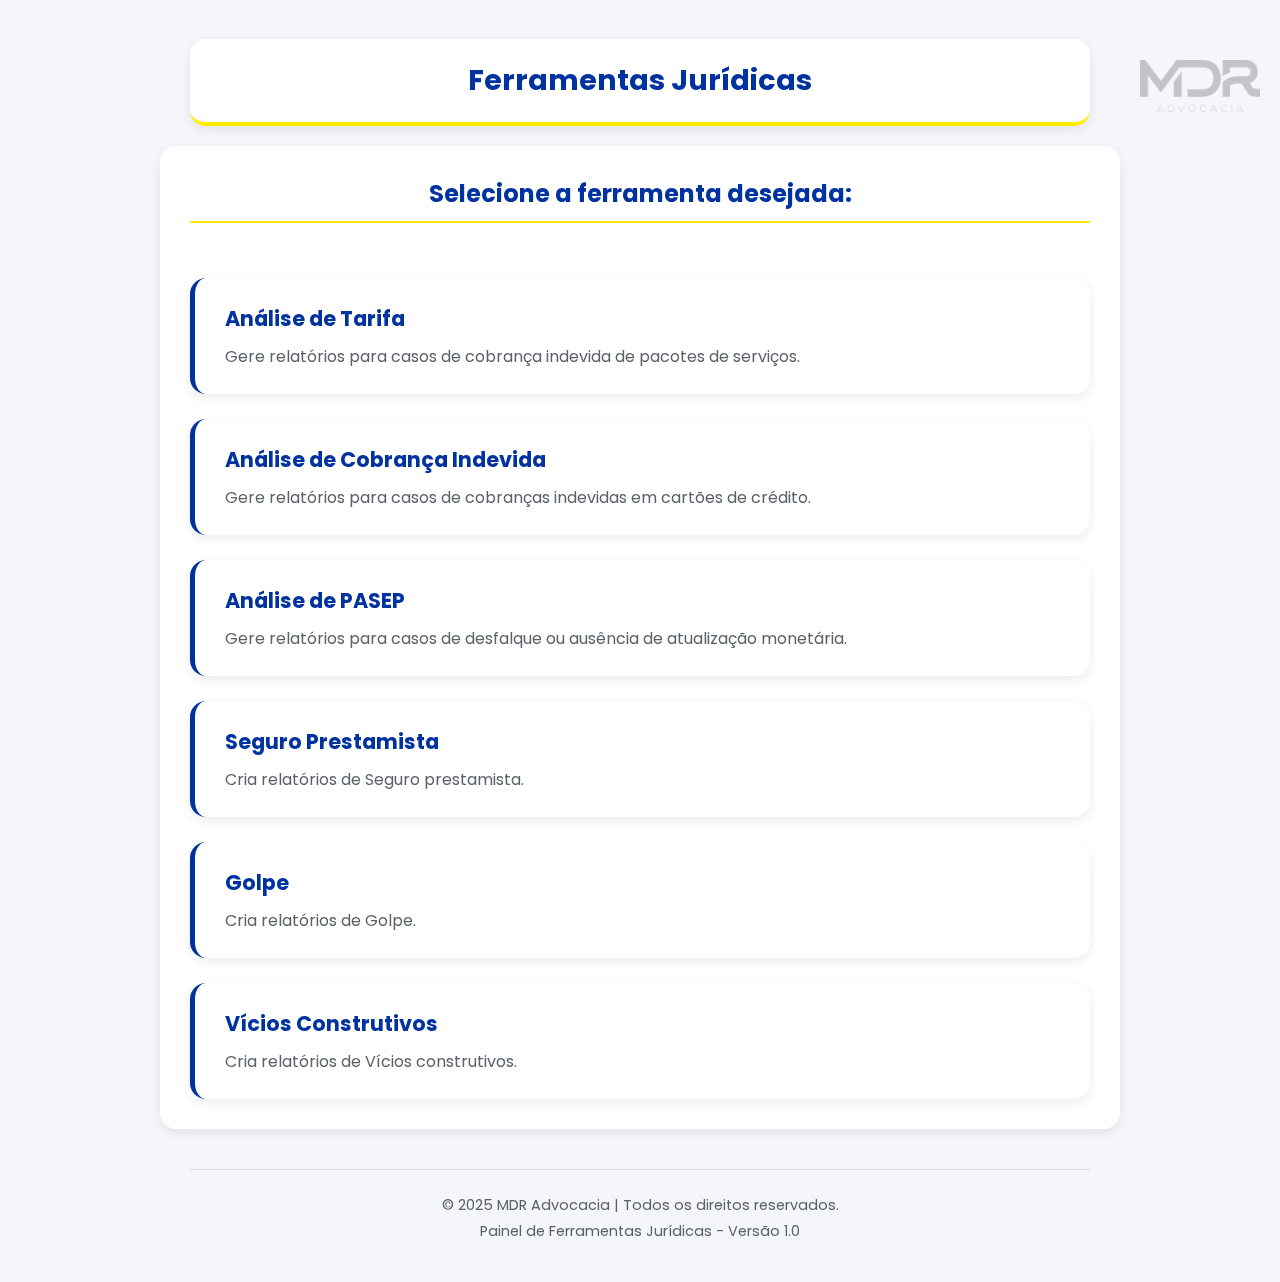
<file: index.html>
<!DOCTYPE html>
<html lang="pt-BR">
<head>
    <meta charset="UTF-8">
    <meta name="viewport" content="width=device-width, initial-scale=1.0">
    <title>Painel de Ferramentas - Banco do Brasil</title>
    
    <link rel="preconnect" href="https://fonts.googleapis.com">
    <link rel="preconnect" href="https://fonts.gstatic.com" crossorigin>
    <link href="https://fonts.googleapis.com/css2?family=Poppins:wght@400;600;700&display=swap" rel="stylesheet">

    <link rel="stylesheet" href="src/css/style.css">
</head>
<body>
    <img src="src/assets/images/Mdr_logo.ico" alt="Logo Mdr" class="logo">

<header>
    <h1>
        <span>Ferramentas Jurídicas</span>
    </h1>
</header>

<div class="container hub-container">
    <h2>Selecione a ferramenta desejada:</h2>
    
    <a href="src/pages/tarifa.html" class="hub-card">
        <h3>Análise de Tarifa</h3>
        <p>Gere relatórios para casos de cobrança indevida de pacotes de serviços.</p>
    </a>

    <a href="src/pages/cobranca-indevida.html" class="hub-card">
        <h3>Análise de Cobrança Indevida</h3>
        <p>Gere relatórios para casos de cobranças indevidas em cartões de crédito.</p>
    </a>

    <a href="src/pages/pasep.html" class="hub-card">
        <h3>Análise de PASEP</h3>
        <p>Gere relatórios para casos de desfalque ou ausência de atualização monetária.</p>
    </a>
    
    <a href="src/pages/seguro-prestamista.html" class="hub-card">
        <h3>Seguro Prestamista</h3>
        <p>Cria relatórios de Seguro prestamista.</p>
    </a>

    <a href="src/pages/golpe.html" class="hub-card">
        <h3>Golpe</h3>
        <p>Cria relatórios de Golpe.</p>
    </a>

    <a href="src/pages/vicios-construtivos.html" class="hub-card">
        <h3>Vícios Construtivos</h3>
        <p>Cria relatórios de Vícios construtivos.</p>
    </a>
</div>

<footer>
  <p>&copy; 2025 MDR Advocacia | Todos os direitos reservados.</p>
  <p>Painel de Ferramentas Jurídicas - Versão 1.0</p>
</footer>
</body>
</html>
</file>
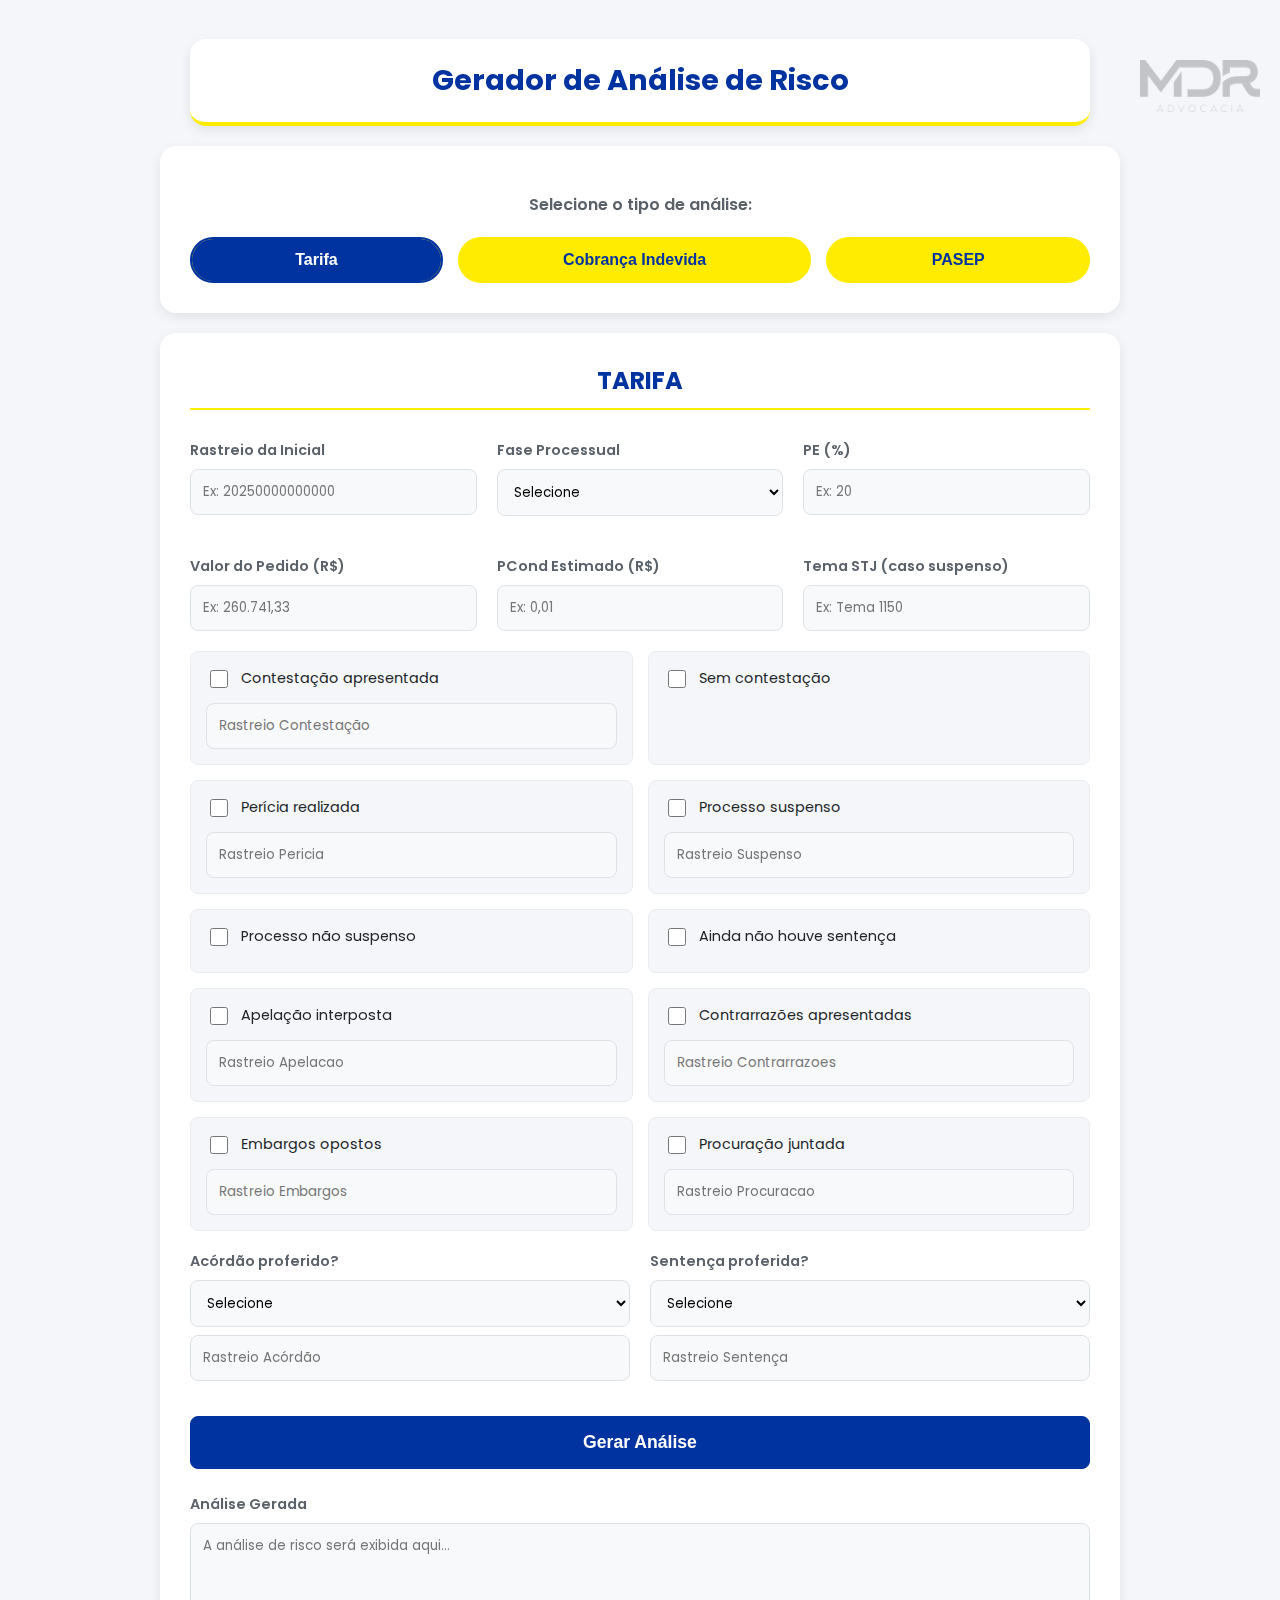
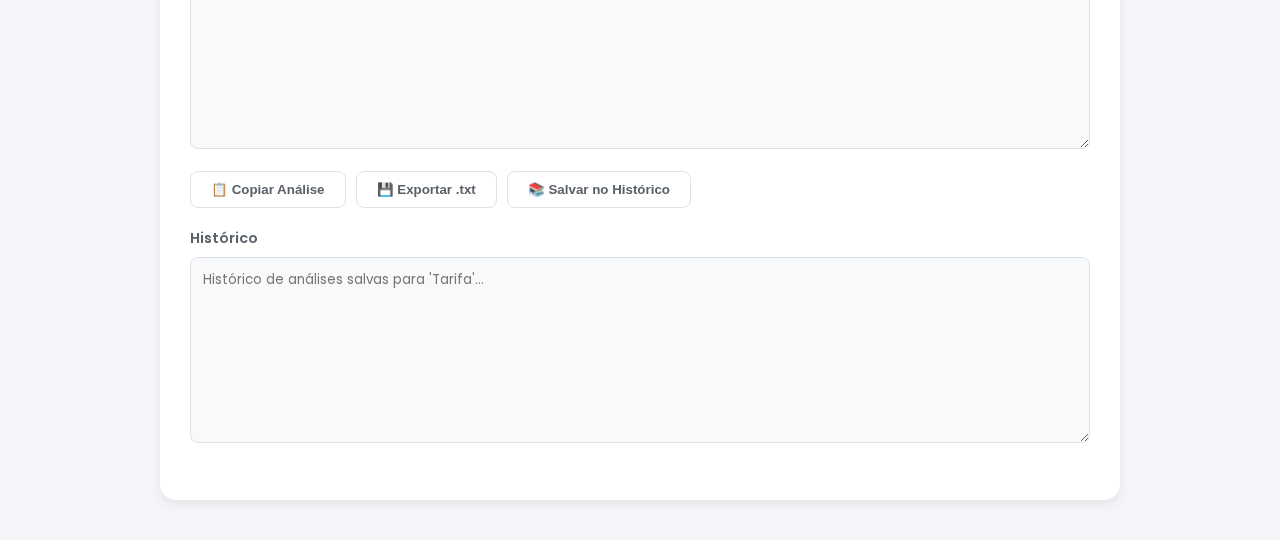
<file: analise-risco.html>
<!DOCTYPE html>
<html lang="pt-BR">
<head>
    <meta charset="UTF-8">
    <!-- Garante que a página se adapte a diferentes tamanhos de tela (responsividade) -->
    <meta name="viewport" content="width=device-width, initial-scale=1.0">
    <title>Análise de Risco - Banco do Brasil</title>
    
    <!-- Importa a fonte 'Poppins' do Google Fonts -->
    <link rel="preconnect" href="https://fonts.googleapis.com">
    <link rel="preconnect" href="https://fonts.gstatic.com" crossorigin>
    <link href="https://fonts.googleapis.com/css2?family=Poppins:wght@400;600;700&display=swap" rel="stylesheet">

    <!-- Conecta a folha de estilos CSS externa -->
    <link rel="stylesheet" href="style.css">
</head>
<body>
    <img src="Icons/Mdr_logo.ico" alt="Logo Mdr" class="logo">

<header>
    <h1>
        <span>Gerador de Análise de Risco</span>
    </h1>
</header>

<!-- Contêiner para os botões que selecionam o tipo de análise -->
<div class="container">
    <p style="color: var(--text-secondary); font-weight: 600; text-align: center; margin-bottom: 20px;">Selecione o tipo de análise:</p>
    <div id="analysis-selector-buttons">
        <!-- O atributo 'data-form-id' conecta cada botão a um formulário específico -->
        <button class="analysis-btn active" data-form-id="tarifa-form"><span>Tarifa</span></button>
        <button class="analysis-btn" data-form-id="cobranca-form"><span>Cobrança Indevida</span></button>
        <button class="analysis-btn" data-form-id="pasep-form"><span>PASEP</span></button>
    </div>
</div>

<!-- FORMULÁRIO DE TARIFA: Os outros formulários seguem esta mesma estrutura -->
<div id="tarifa-form" class="container analysis-form">
    <h2>TARIFA</h2>
    
    <!-- Campos de entrada principais -->
    <div class="grid-2-cols">
        <div class="field-group">
            <label for="rastreio_tarifa">Rastreio da Inicial</label>
            <input id="rastreio_tarifa" placeholder="Ex: 20250000000000" type="text"/>
        </div>
        <div class="field-group">
            <label for="fase_tarifa">Fase Processual</label>
            <select id="fase_tarifa">
                <option value="">Selecione</option>
                <option value="conhecimento">Conhecimento</option>
                <option value="recursal">Recursal</option>
                <option value="execução">Execução</option>
            </select>
        </div>
        <div class="field-group">
            <label for="pe_tarifa">PE (%)</label>
            <input id="pe_tarifa" placeholder="Ex: 20" type="number"/>
        </div>
        <div class="field-group">
            <label for="valor_tarifa">Valor do Pedido (R$)</label>
            <input id="valor_tarifa" placeholder="Ex: 260.741,33" type="text"/>
        </div>
        <div class="field-group">
            <label for="pcond_tarifa">PCond Estimado (R$)</label>
            <input id="pcond_tarifa" placeholder="Ex: 0,01" type="text"/>
        </div>
         <div class="field-group">
            <label for="tema_tarifa">Tema STJ (caso suspenso)</label>
            <input id="tema_tarifa" placeholder="Ex: Tema 1150" type="text"/>
        </div>
    </div>

    <!-- Checkboxes para as etapas do processo -->
    <div class="field-group checkbox-group">
        <div class="checkbox-item"><label for="contestacao_tarifa"><input id="contestacao_tarifa" type="checkbox"/> Contestação apresentada</label><input id="rastreio_contestacao_tarifa" placeholder="Rastreio Contestação" type="text"/></div>
        <div class="checkbox-item"><label for="sem_contestacao_tarifa"><input id="sem_contestacao_tarifa" type="checkbox"/> Sem contestação</label></div>
        <div class="checkbox-item"><label for="pericia_tarifa"><input id="pericia_tarifa" type="checkbox"/> Perícia realizada</label><input id="rastreio_pericia_tarifa" placeholder="Rastreio Pericia" type="text"/></div>
        <div class="checkbox-item"><label for="suspenso_tarifa"><input id="suspenso_tarifa" type="checkbox"/> Processo suspenso</label><input id="rastreio_suspenso_tarifa" placeholder="Rastreio Suspenso" type="text"/></div>
        <div class="checkbox-item"><label for="nao_suspenso_tarifa"><input id="nao_suspenso_tarifa" type="checkbox"/> Processo não suspenso</label></div>
        <div class="checkbox-item"><label for="sem_sentenca_tarifa"><input id="sem_sentenca_tarifa" type="checkbox"/> Ainda não houve sentença</label></div>
        <div class="checkbox-item"><label for="apelacao_tarifa"><input id="apelacao_tarifa" type="checkbox"/> Apelação interposta</label><input id="rastreio_apelacao_tarifa" placeholder="Rastreio Apelacao" type="text"/></div>
        <div class="checkbox-item"><label for="contrarrazoes_tarifa"><input id="contrarrazoes_tarifa" type="checkbox"/> Contrarrazões apresentadas</label><input id="rastreio_contrarrazoes_tarifa" placeholder="Rastreio Contrarrazoes" type="text"/></div>
        <div class="checkbox-item"><label for="embargos_tarifa"><input id="embargos_tarifa" type="checkbox"/> Embargos opostos</label><input id="rastreio_embargos_tarifa" placeholder="Rastreio Embargos" type="text"/></div>
        <div class="checkbox-item"><label for="procuracao_tarifa"><input id="procuracao_tarifa" type="checkbox"/> Procuração juntada</label><input id="rastreio_procuracao_tarifa" placeholder="Rastreio Procuracao" type="text"/></div>
    </div>
    
    <!-- Seletores para Acórdão e Sentença -->
    <div class="grid-2-cols">
        <div class="field-group">
            <label for="acordao_select_tarifa">Acórdão proferido?</label>
            <select id="acordao_select_tarifa">
                <option value="">Selecione</option>
                <option value="procedente">Reformando Sentença</option>
                <option value="improcedente">Mantendo Sentença, aguardando Trânsito em julgado</option>
            </select>
            <input id="rastreio_acordao_tarifa" placeholder="Rastreio Acórdão" style="margin-top:8px;" type="text"/>
        </div>
        <div class="field-group">
            <label for="sentenca_select_tarifa">Sentença proferida?</label>
            <select id="sentenca_select_tarifa">
                <option value="">Selecione</option>
                <option value="improcedente">Improcedente</option>
                <option value="parcialmente procedente">Parcialmente procedente</option>
                <option value="procedente">Procedente</option>
            </select>
            <input id="rastreio_sentenca_tarifa" placeholder="Rastreio Sentença" style="margin-top:8px;" type="text"/>
        </div>
    </div>
    
    <button id="btn_gerar_tarifa" class="action-btn btn-principal">Gerar Análise</button>
    
    <div class="field-group">
        <label for="saida_tarifa">Análise Gerada</label>
        <textarea id="saida_tarifa" placeholder="A análise de risco será exibida aqui..." rows="10"></textarea>
        <div class="action-buttons">
            <!-- 'data-target' indica ao JS qual campo de texto deve ser usado -->
            <button class="action-btn btn_copiar" data-target="saida_tarifa">📋 Copiar Análise</button>
            <button class="action-btn btn_exportar" data-target="saida_tarifa">💾 Exportar .txt</button>
            <!-- 'data-history' indica ao JS em qual histórico o texto será salvo -->
            <button class="action-btn btn_salvar" data-target="saida_tarifa" data-history="historico_tarifa">📚 Salvar no Histórico</button>
        </div>
    </div>
    <div class="field-group">
        <label for="historico_tarifa">Histórico</label>
        <textarea id="historico_tarifa" placeholder="Histórico de análises salvas para 'Tarifa'..." rows="8"></textarea>
    </div>
</div>

<!-- FORMULÁRIO DE COBRANÇA INDEVIDA: Escondido por padrão (classe 'hidden') -->
<div id="cobranca-form" class="container hidden analysis-form">
    <h2>COBRANÇA INDEVIDA</h2>
     <div class="grid-2-cols">
        <div class="field-group">
            <label for="rastreio_cartao">Rastreio da Inicial</label>
            <input id="rastreio_cartao" placeholder="Ex: 20250000000000" type="text"/>
        </div>
        <div class="field-group">
            <label for="fase_cartao">Fase Processual</label>
            <select id="fase_cartao">
                <option value="">Selecione</option>
                <option value="conhecimento">Conhecimento</option>
                <option value="recursal">Recursal</option>
                <option value="execução">Execução</option>
            </select>
        </div>
        <div class="field-group">
            <label for="pe_cartao">PE (%)</label>
            <input id="pe_cartao" placeholder="Ex: 20" type="number"/>
        </div>
        <div class="field-group">
            <label for="valor_cartao">Valor do Pedido (R$)</label>
            <input id="valor_cartao" placeholder="Ex: 260.741,33" type="text"/>
        </div>
        <div class="field-group">
            <label for="pcond_cartao">PCond Estimado (R$)</label>
            <input id="pcond_cartao" placeholder="Ex: 0,01" type="text"/>
        </div>
         <div class="field-group">
            <label for="tema_cartao">Tema STJ (caso suspenso)</label>
            <input id="tema_cartao" placeholder="Ex: Tema 1150" type="text"/>
        </div>
    </div>
     <div class="field-group checkbox-group">
        <div class="checkbox-item"><label for="contestacao_cartao"><input id="contestacao_cartao" type="checkbox"/> Contestação apresentada</label><input id="rastreio_contestacao_cartao" placeholder="Rastreio Contestação" type="text"/></div>
        <div class="checkbox-item"><label for="sem_contestacao_cartao"><input id="sem_contestacao_cartao" type="checkbox"/> Sem contestação</label></div>
        <div class="checkbox-item"><label for="pericia_cartao"><input id="pericia_cartao" type="checkbox"/> Perícia realizada</label><input id="rastreio_pericia_cartao" placeholder="Rastreio Pericia" type="text"/></div>
        <div class="checkbox-item"><label for="suspenso_cartao"><input id="suspenso_cartao" type="checkbox"/> Processo suspenso</label><input id="rastreio_suspenso_cartao" placeholder="Rastreio Suspenso" type="text"/></div>
        <div class="checkbox-item"><label for="nao_suspenso_cartao"><input id="nao_suspenso_cartao" type="checkbox"/> Processo não suspenso</label></div>
        <div class="checkbox-item"><label for="sem_sentenca_cartao"><input id="sem_sentenca_cartao" type="checkbox"/> Ainda não houve sentença</label></div>
        <div class="checkbox-item"><label for="apelacao_cartao"><input id="apelacao_cartao" type="checkbox"/> Apelação interposta</label><input id="rastreio_apelacao_cartao" placeholder="Rastreio Apelacao" type="text"/></div>
        <div class="checkbox-item"><label for="contrarrazoes_cartao"><input id="contrarrazoes_cartao" type="checkbox"/> Contrarrazões apresentadas</label><input id="rastreio_contrarrazoes_cartao" placeholder="Rastreio Contrarrazoes" type="text"/></div>
        <div class="checkbox-item"><label for="embargos_cartao"><input id="embargos_cartao" type="checkbox"/> Embargos opostos</label><input id="rastreio_embargos_cartao" placeholder="Rastreio Embargos" type="text"/></div>
        <div class="checkbox-item"><label for="procuracao_cartao"><input id="procuracao_cartao" type="checkbox"/> Procuração juntada</label><input id="rastreio_procuracao_cartao" placeholder="Rastreio Procuracao" type="text"/></div>
    </div>
    <div class="grid-2-cols">
        <div class="field-group">
            <label for="acordao_select_cartao">Acórdão proferido?</label>
            <select id="acordao_select_cartao">
                <option value="">Selecione</option>
                <option value="procedente">Reformando Sentença</option>
                <option value="improcedente">Mantendo Sentença, aguardando Trânsito em julgado</option>
            </select>
            <input id="rastreio_acordao_cartao" placeholder="Rastreio Acórdão" style="margin-top:8px;" type="text"/>
        </div>
        <div class="field-group">
            <label for="sentenca_select_cartao">Sentença proferida?</label>
            <select id="sentenca_select_cartao">
                <option value="">Selecione</option>
                <option value="improcedente">Improcedente</option>
                <option value="parcialmente procedente">Parcialmente procedente</option>
                <option value="procedente">Procedente</option>
            </select>
            <input id="rastreio_sentenca_cartao" placeholder="Rastreio Sentença" style="margin-top:8px;" type="text"/>
        </div>
    </div>

    <button id="btn_gerar_cartao" class="action-btn btn-principal">Gerar Análise</button>
    
    <div class="field-group">
        <label for="saida_cartao">Análise Gerada</label>
        <textarea id="saida_cartao" placeholder="A análise de risco será exibida aqui..." rows="10"></textarea>
        <div class="action-buttons">
            <button class="action-btn btn_copiar" data-target="saida_cartao">📋 Copiar Análise</button>
            <button class="action-btn btn_exportar" data-target="saida_cartao">💾 Exportar .txt</button>
            <button class="action-btn btn_salvar" data-target="saida_cartao" data-history="historico_cartao">📚 Salvar no Histórico</button>
        </div>
    </div>
    <div class="field-group">
        <label for="historico_cartao">Histórico</label>
        <textarea id="historico_cartao" placeholder="Histórico de análises salvas para 'Cobrança Indevida'..." rows="8"></textarea>
    </div>
</div>

<!-- FORMULÁRIO PASEP: Também fica escondido até ser selecionado -->
<div id="pasep-form" class="container hidden analysis-form">
    <h2>PASEP</h2>
    <div class="grid-2-cols">
        <div class="field-group">
            <label for="rastreio_pasep">Rastreio da Inicial</label>
            <input id="rastreio_pasep" placeholder="Ex: 20250000000000" type="text"/>
        </div>
        <div class="field-group">
            <label for="fase_pasep">Fase Processual</label>
            <select id="fase_pasep">
                <option value="">Selecione</option>
                <option value="conhecimento">Conhecimento</option>
                <option value="recursal">Recursal</option>
                <option value="execução">Execução</option>
            </select>
        </div>
        <div class="field-group">
            <label for="pe_pasep">PE (%)</label>
            <input id="pe_pasep" placeholder="Ex: 20" type="number"/>
        </div>
        <div class="field-group">
            <label for="valor_pasep">Valor do Pedido (R$)</label>
            <input id="valor_pasep" placeholder="Ex: 260.741,33" type="text"/>
        </div>
        <div class="field-group">
            <label for="pcond_pasep">PCond Estimado (R$)</label>
            <input id="pcond_pasep" placeholder="Ex: 0,01" type="text"/>
        </div>
         <div class="field-group">
            <label for="tema_pasep">Tema STJ (caso suspenso)</label>
            <input id="tema_pasep" placeholder="Ex: Tema 1150" type="text"/>
        </div>
    </div>
     <div class="field-group checkbox-group">
        <div class="checkbox-item"><label for="contestacao_pasep"><input id="contestacao_pasep" type="checkbox"/> Contestação apresentada</label><input id="rastreio_contestacao_pasep" placeholder="Rastreio Contestação" type="text"/></div>
        <div class="checkbox-item"><label for="sem_contestacao_pasep"><input id="sem_contestacao_pasep" type="checkbox"/> Sem contestação</label></div>
        <div class="checkbox-item"><label for="pericia_pasep"><input id="pericia_pasep" type="checkbox"/> Perícia realizada</label><input id="rastreio_pericia_pasep" placeholder="Rastreio Pericia" type="text"/></div>
        <div class="checkbox-item"><label for="suspenso_pasep"><input id="suspenso_pasep" type="checkbox"/> Processo suspenso</label><input id="rastreio_suspenso_pasep" placeholder="Rastreio Suspenso" type="text"/></div>
        <div class="checkbox-item"><label for="nao_suspenso_pasep"><input id="nao_suspenso_pasep" type="checkbox"/> Processo não suspenso</label></div>
        <div class="checkbox-item"><label for="sem_sentenca_pasep"><input id="sem_sentenca_pasep" type="checkbox"/> Ainda não houve sentença</label></div>
        <div class="checkbox-item"><label for="apelacao_pasep"><input id="apelacao_pasep" type="checkbox"/> Apelação interposta</label><input id="rastreio_apelacao_pasep" placeholder="Rastreio Apelacao" type="text"/></div>
        <div class="checkbox-item"><label for="contrarrazoes_pasep"><input id="contrarrazoes_pasep" type="checkbox"/> Contrarrazões apresentadas</label><input id="rastreio_contrarrazoes_pasep" placeholder="Rastreio Contrarrazoes" type="text"/></div>
        <div class="checkbox-item"><label for="embargos_pasep"><input id="embargos_pasep" type="checkbox"/> Embargos opostos</label><input id="rastreio_embargos_pasep" placeholder="Rastreio Embargos" type="text"/></div>
        <div class="checkbox-item"><label for="procuracao_pasep"><input id="procuracao_pasep" type="checkbox"/> Procuração juntada</label><input id="rastreio_procuracao_pasep" placeholder="Rastreio Procuracao" type="text"/></div>
    </div>
    <div class="grid-2-cols">
        <div class="field-group">
            <label for="acordao_select_pasep">Acórdão proferido?</label>
            <select id="acordao_select_pasep">
                <option value="">Selecione</option>
                <option value="procedente">Reformando Sentença</option>
                <option value="improcedente">Mantendo Sentença, aguardando Trânsito em julgado</option>
            </select>
            <input id="rastreio_acordao_pasep" placeholder="Rastreio Acórdão" style="margin-top:8px;" type="text"/>
        </div>
        <div class="field-group">
            <label for="sentenca_select_pasep">Sentença proferida?</label>
            <select id="sentenca_select_pasep">
                <option value="">Selecione</option>
                <option value="improcedente">Improcedente</option>
                <option value="parcialmente procedente">Parcialmente procedente</option>
                <option value="procedente">Procedente</option>
            </select>
            <input id="rastreio_sentenca_pasep" placeholder="Rastreio Sentença" style="margin-top:8px;" type="text"/>
        </div>
    </div>
    <button id="btn_gerar_pasep" class="action-btn btn-principal">Gerar Análise</button>
    <div class="field-group">
        <label for="saida_pasep">Análise Gerada</label>
        <textarea id="saida_pasep" placeholder="A análise de risco será exibida aqui..." rows="10"></textarea>
        <div class="action-buttons">
            <button class="action-btn btn_copiar" data-target="saida_pasep">📋 Copiar Análise</button>
            <button class="action-btn btn_exportar" data-target="saida_pasep">💾 Exportar .txt</button>
            <button class="action-btn btn_salvar" data-target="saida_pasep" data-history="historico_pasep">📚 Salvar no Histórico</button>
        </div>
    </div>
    <div class="field-group">
        <label for="historico_pasep">Histórico</label>
        <textarea id="historico_pasep" placeholder="Histórico de análises salvas para 'PASEP'..." rows="8"></textarea>
    </div>
</div>

<!-- Conecta o arquivo JavaScript que controla toda a interatividade da página -->
<script src="script.js"></script>

</body>
</html>
</file>
<file: src/css/style.css>
/* Variáveis globais (cores, fontes, sombras) para todo o site */
:root {
    /* Paleta de cores principal (baseado em BB) */
    --bb-yellow: #FFEC00;
    --bb-blue: #0033A0;
    --bb-blue-light: #0056D9;
    
    /* Cores de texto */
    --text-primary: #212529; /* Texto principal */
    --text-secondary: #5a6169; /* Texto secundário (ex: labels) */
    --text-on-accent: #0033A0; /* Texto sobre fundo de destaque (amarelo) */
    --text-on-dark: #FFFFFF;   /* Texto sobre fundo escuro (azul) */

    /* Cores de fundo e bordas */
    --bg-light: #F4F6F9;
    --bg-white: #FFFFFF;
    --border-color: #DDE2E8;
    --border-focus: #8ab4f8; /* Cor da borda em foco */

    /* Sombras */
    --shadow: 0 4px 12px rgba(0, 0, 0, 0.08);
    --shadow-lg: 0 8px 25px rgba(0, 0, 0, 0.1);

    /* Raios de borda (arredondamento) */
    --radius-sm: 8px;
    --radius-md: 16px;
    
    /* Fontes */
    --font-main: 'Poppins', Arial, sans-serif;
}

/* Estilos base para o corpo do documento */
body {
    font-family: var(--font-main);
    background-color: var(--bg-light);
    color: var(--text-primary);
    margin: 0;
    padding: 20px 10px;
}

/* Estilo do cabeçalho principal */
header {
    max-width: 900px;
    margin: 0 auto 0px auto;
    text-align: center;
}

/* Estilo do título principal (H1) */
h1 {
    background-color: var(--bg-white);
    color: var(--bb-blue);
    font-size: 1.8rem;
    font-weight: 700;
    padding: 20px;
    border-radius: var(--radius-md);
    box-shadow: var(--shadow);
    display: flex;
    align-items: center;
    justify-content: center;
    gap: 15px;
    border-bottom: 4px solid var(--bb-yellow);
}

/* Logo decorativo no canto, sem interação */
.logo {
    position: fixed; 
    top: 60px;          
    right: 20px;          
    width: 120px;   
    height: auto;   
    z-index: -1;      /* Fica atrás do conteúdo */ 
    opacity: 0.2;     /* Deixa a imagem transparente */
    pointer-events: none; /* Impede cliques na imagem */
} 

/* Estilo dos subtítulos (H2) */
h2 {
    text-align: center;
    color: var(--bb-blue);
    border-bottom: 2px solid var(--bb-yellow);
    padding-bottom: 10px;
    margin-top: 0;
    margin-bottom: 30px;
    font-size: 1.5rem;
}

/* Contêiner principal para agrupar conteúdo */
.container {
    padding: 30px;
    max-width: 900px;
    border-radius: var(--radius-md);
    margin: auto auto 20px auto;
    background-color: var(--bg-white);
    box-shadow: var(--shadow);
}

/* Agrupa um rótulo (label) e um campo (input) */
.field-group {
    margin-bottom: 20px;
}

/* Layout em grade com 2 colunas responsivas */
.grid-2-cols {
    display: grid;
    grid-template-columns: repeat(auto-fit, minmax(250px, 1fr));
    gap: 20px;
}

/* Estilo dos rótulos dos campos */
.field-group label {
    display: block;
    margin-bottom: 8px;
    font-weight: 600;
    color: var(--text-secondary);
    font-size: 0.9rem;
}

/* Estilo padrão para campos de formulário */
.field-group input[type="text"],
.field-group input[type="number"],
.field-group select,
textarea {
    width: 100%;
    padding: 12px;
    border: 1px solid var(--border-color);
    border-radius: var(--radius-sm);
    box-sizing: border-box; /* Garante que padding não afete a largura total */
    background-color: #F8F9FA;
    transition: border-color 0.2s, box-shadow 0.2s;
    font-family: var(--font-main);
    resize: none;
}

/* Destaque visual quando um campo está em foco (selecionado) */
.field-group input[type="text"]:focus,
.field-group input[type="number"]:focus,
.field-group select:focus,
textarea:focus {
    outline: none;
    border-color: var(--bb-blue);
    box-shadow: 0 0 0 3px var(--border-focus);
}

/* Grade para organizar múltiplos checkboxes */
.checkbox-group {
    display: grid;
    grid-template-columns: repeat(auto-fit, minmax(350px, 1fr));
    gap: 15px;
}

/* Estilo para cada item individual de checkbox */
.checkbox-item {
    background-color: var(--bg-light);
    padding: 15px;
    border-radius: var(--radius-sm);
    border: 1px solid #e9ecef;
}

/* Estilo do rótulo dentro de um item de checkbox */
.checkbox-item > label {
    display: flex;
    align-items: center;
    gap: 10px;
    font-weight: 400;
    color: var(--text-primary);
    margin-bottom: 8px;
}

/* Estilo da caixa de seleção */
.checkbox-item input[type="checkbox"] {
    width: 18px;
    height: 18px;
    accent-color: var(--bb-blue);
    flex-shrink: 0; /* Impede que o checkbox encolha */
}

/* Estilo para campos de texto opcionais dentro dos checkboxes */
.checkbox-item input[type="text"] {
    margin-top: 4px;
}

/* Classe utilitária para esconder elementos */
.hidden { 
    display: none; 
}

/* Contêiner para os botões de seleção de análise */
#analysis-selector-buttons {
    display: flex;
    justify-content: center;
    gap: 15px;
    flex-wrap: wrap; /* Permite que os botões quebrem a linha em telas menores */
}

/* Botão de seleção de análise com efeito de preenchimento */
.analysis-btn {
    /* Define as cores padrão e ativa do botão */
    --color-default: var(--text-on-accent);
    --background-default: var(--bb-yellow);
    --border-default: var(--bb-yellow);
    --color-active: var(--text-on-dark);
    --active-back: var(--bb-blue);

    flex-grow: 1; /* Faz o botão ocupar o espaço disponível */
    padding: 12px 25px;
    border-radius: 50px;
    font-weight: 600;
    font-size: 1rem;
    border: 2px solid var(--border-default);
    cursor: pointer;
    position: relative; /* Necessário para o pseudo-elemento :before */
    overflow: hidden; /* Esconde a animação fora do botão */
    appearance: none;
    background: var(--background-default);
    color: var(--color-default);
    transition: all 0.3s ease;
}

/* Efeito de elevação ao passar o mouse (se não estiver ativo) */
.analysis-btn:hover:not(.active) {
    transform: translateY(-3px);
    box-shadow: var(--shadow);
}

/* Pseudo-elemento usado para a animação de preenchimento */
.analysis-btn:before {
    content: '';
    position: absolute;
    background: var(--active-back);
    top: 0; left: 0; right: 0;
    height: 100%;
    transform: translateY(100%); /* Começa escondido abaixo */
    transition: transform 0.4s ease-in-out;
    z-index: 0;
}

/* Garante que o texto fique acima da animação */
.analysis-btn span {
    position: relative;
    z-index: 1;
}

/* Estilo do botão quando está selecionado (ativo) */
.analysis-btn.active {
    color: var(--color-active);
    border-color: var(--active-back);
}

/* Ativa a animação de preenchimento */
.analysis-btn.active:before {
    transform: translateY(0);
}

/* Contêiner para botões de ação (ex: Salvar, Cancelar) */
.action-buttons {
    display: flex;
    gap: 10px;
    flex-wrap: wrap;
    margin-top: 15px;
    margin-bottom: 15px;
}

/* Estilo padrão para botões de ação secundários */
.action-btn {
    display: inline-flex;
    align-items: center;
    justify-content: center;
    gap: 8px;
    padding: 10px 20px;
    border: 1px solid var(--border-color);
    background-color: var(--bg-white);
    color: var(--text-secondary);
    font-weight: 600;
    border-radius: var(--radius-sm);
    cursor: pointer;
    transition: all 0.2s ease;
}

/* Efeito ao passar o mouse sobre botões de ação */
.action-btn:hover {
    background-color: var(--bb-blue);
    color: var(--text-on-dark);
    border-color: var(--bb-blue);
    transform: translateY(-2px);
}

/* Botão de destaque principal (call-to-action) */
.btn-principal {
    background-color: var(--bb-blue);
    color: var(--text-on-dark);
    border-color: var(--bb-blue);
    font-size: 1.1rem;
    padding: 15px 30px;
    width: 100%;
    margin-top: 15px;
    margin-bottom: 25px;
}

/* Efeito ao passar o mouse no botão principal */
.btn-principal:hover {
    background-color: var(--bb-blue-light);
    border-color: var(--bb-blue-light);
    box-shadow: var(--shadow);
}

/* Ajustes para telas menores (tablets e celulares) */
@media (max-width: 768px) {
    body { padding: 10px 5px; }
    h1 { font-size: 1.5rem; }
    .container { padding: 20px; }
    /* Faz as grades de 2 colunas virarem de 1 coluna */
    .grid-2-cols, .checkbox-group { grid-template-columns: 1fr; }
    /* Empilha os botões de ação verticalmente */
    .action-buttons { flex-direction: column; }
    .action-btn { width: 100%; }
}

/* --- ESTILOS PARA A PÁGINA HUB --- */

/* Contêiner para os cards */
.hub-container {
    display: flex;
    flex-direction: column;
    gap: 25px;
}

/* Estilo de cada card de navegação */
.hub-card {
    background-color: var(--bg-white);
    padding: 25px 30px;
    border-radius: var(--radius-md);
    box-shadow: var(--shadow);
    text-decoration: none; /* Remove o sublinhado do link */
    color: var(--text-primary);
    border-left: 5px solid var(--bb-blue);
    transition: transform 0.2s ease, box-shadow 0.2s ease, border-left-color 0.3s ease;
}

.hub-card:hover {
    transform: translateY(-5px); /* Mantive o seu efeito de elevação */
    box-shadow: var(--shadow-lg);
    border-left-color: var(--bb-blue-light); /* Destaque amarelo ao passar o mouse */
    cursor: pointer; /* Melhora de UX: indica que todo o card é clicável */
}

.hub-card h3 {
    margin: 0 0 10px 0;
    color: var(--bb-blue);
    font-size: 1.3rem;
}

.hub-card p {
    margin: 0;
    color: var(--text-secondary);
    font-size: 1rem;
}

/* Estilo para cards de ferramentas futuras (desabilitado) */
.hub-card-disabled {
    border-left-color: var(--border-color);
    background-color: #fcfcfc;
    pointer-events: none; /* Impede o clique */
}

.hub-card-disabled h3,
.hub-card-disabled p {
    color: var(--border-color);
}

/* --- RODAPÉ (FOOTER) --- */
footer {
    max-width: 900px;         
    margin: 40px auto 20px auto; 
    padding-top: 20px;
    text-align: center;
    border-top: 1px solid var(--border-color); 
    color: var(--text-secondary); 
    font-size: 0.9rem;       
}

footer p {
    margin: 5px 0;            
}
</file>
<file: style.css>
/* Variáveis globais (cores, fontes, sombras) para todo o site */
:root {
    /* Paleta de cores principal (baseado em BB) */
    --bb-yellow: #FFEC00;
    --bb-blue: #0033A0;
    --bb-blue-light: #0056D9;
    
    /* Cores de texto */
    --text-primary: #212529; /* Texto principal */
    --text-secondary: #5a6169; /* Texto secundário (ex: labels) */
    --text-on-accent: #0033A0; /* Texto sobre fundo de destaque (amarelo) */
    --text-on-dark: #FFFFFF;   /* Texto sobre fundo escuro (azul) */

    /* Cores de fundo e bordas */
    --bg-light: #F4F6F9;
    --bg-white: #FFFFFF;
    --border-color: #DDE2E8;
    --border-focus: #8ab4f8; /* Cor da borda em foco */

    /* Sombras */
    --shadow: 0 4px 12px rgba(0, 0, 0, 0.08);
    --shadow-lg: 0 8px 25px rgba(0, 0, 0, 0.1);

    /* Raios de borda (arredondamento) */
    --radius-sm: 8px;
    --radius-md: 16px;
    
    /* Fontes */
    --font-main: 'Poppins', Arial, sans-serif;
}

/* Estilos base para o corpo do documento */
body {
    font-family: var(--font-main);
    background-color: var(--bg-light);
    color: var(--text-primary);
    margin: 0;
    padding: 20px 10px;
}

/* Estilo do cabeçalho principal */
header {
    max-width: 900px;
    margin: 0 auto 0px auto;
    text-align: center;
}

/* Estilo do título principal (H1) */
h1 {
    background-color: var(--bg-white);
    color: var(--bb-blue);
    font-size: 1.8rem;
    font-weight: 700;
    padding: 20px;
    border-radius: var(--radius-md);
    box-shadow: var(--shadow);
    display: flex;
    align-items: center;
    justify-content: center;
    gap: 15px;
    border-bottom: 4px solid var(--bb-yellow);
}

/* Logo decorativo no canto, sem interação */
.logo {
    position: fixed; 
    top: 60px;          
    right: 20px;          
    width: 120px;   
    height: auto;   
    z-index: -1;      /* Fica atrás do conteúdo */ 
    opacity: 0.2;     /* Deixa a imagem transparente */
    pointer-events: none; /* Impede cliques na imagem */
} 

/* Estilo dos subtítulos (H2) */
h2 {
    text-align: center;
    color: var(--bb-blue);
    border-bottom: 2px solid var(--bb-yellow);
    padding-bottom: 10px;
    margin-top: 0;
    margin-bottom: 30px;
    font-size: 1.5rem;
}

/* Contêiner principal para agrupar conteúdo */
.container {
    padding: 30px;
    max-width: 900px;
    border-radius: var(--radius-md);
    margin: auto auto 20px auto;
    background-color: var(--bg-white);
    box-shadow: var(--shadow);
}

/* Agrupa um rótulo (label) e um campo (input) */
.field-group {
    margin-bottom: 20px;
}

/* Layout em grade com 2 colunas responsivas */
.grid-2-cols {
    display: grid;
    grid-template-columns: repeat(auto-fit, minmax(250px, 1fr));
    gap: 20px;
}

/* Estilo dos rótulos dos campos */
.field-group label {
    display: block;
    margin-bottom: 8px;
    font-weight: 600;
    color: var(--text-secondary);
    font-size: 0.9rem;
}

/* Estilo padrão para campos de formulário */
.field-group input[type="text"],
.field-group input[type="number"],
.field-group select,
textarea {
    width: 100%;
    padding: 12px;
    border: 1px solid var(--border-color);
    border-radius: var(--radius-sm);
    box-sizing: border-box; /* Garante que padding não afete a largura total */
    background-color: #F8F9FA;
    transition: border-color 0.2s, box-shadow 0.2s;
    font-family: var(--font-main);
}

/* Destaque visual quando um campo está em foco (selecionado) */
.field-group input[type="text"]:focus,
.field-group input[type="number"]:focus,
.field-group select:focus,
textarea:focus {
    outline: none;
    border-color: var(--bb-blue);
    box-shadow: 0 0 0 3px var(--border-focus);
}

/* Grade para organizar múltiplos checkboxes */
.checkbox-group {
    display: grid;
    grid-template-columns: repeat(auto-fit, minmax(350px, 1fr));
    gap: 15px;
}

/* Estilo para cada item individual de checkbox */
.checkbox-item {
    background-color: var(--bg-light);
    padding: 15px;
    border-radius: var(--radius-sm);
    border: 1px solid #e9ecef;
}

/* Estilo do rótulo dentro de um item de checkbox */
.checkbox-item > label {
    display: flex;
    align-items: center;
    gap: 10px;
    font-weight: 400;
    color: var(--text-primary);
    margin-bottom: 8px;
}

/* Estilo da caixa de seleção */
.checkbox-item input[type="checkbox"] {
    width: 18px;
    height: 18px;
    accent-color: var(--bb-blue);
    flex-shrink: 0; /* Impede que o checkbox encolha */
}

/* Estilo para campos de texto opcionais dentro dos checkboxes */
.checkbox-item input[type="text"] {
    margin-top: 4px;
}

/* Classe utilitária para esconder elementos */
.hidden { 
    display: none; 
}

/* Contêiner para os botões de seleção de análise */
#analysis-selector-buttons {
    display: flex;
    justify-content: center;
    gap: 15px;
    flex-wrap: wrap; /* Permite que os botões quebrem a linha em telas menores */
}

/* Botão de seleção de análise com efeito de preenchimento */
.analysis-btn {
    /* Define as cores padrão e ativa do botão */
    --color-default: var(--text-on-accent);
    --background-default: var(--bb-yellow);
    --border-default: var(--bb-yellow);
    --color-active: var(--text-on-dark);
    --active-back: var(--bb-blue);

    flex-grow: 1; /* Faz o botão ocupar o espaço disponível */
    padding: 12px 25px;
    border-radius: 50px;
    font-weight: 600;
    font-size: 1rem;
    border: 2px solid var(--border-default);
    cursor: pointer;
    position: relative; /* Necessário para o pseudo-elemento :before */
    overflow: hidden; /* Esconde a animação fora do botão */
    appearance: none;
    background: var(--background-default);
    color: var(--color-default);
    transition: all 0.3s ease;
}

/* Efeito de elevação ao passar o mouse (se não estiver ativo) */
.analysis-btn:hover:not(.active) {
    transform: translateY(-3px);
    box-shadow: var(--shadow);
}

/* Pseudo-elemento usado para a animação de preenchimento */
.analysis-btn:before {
    content: '';
    position: absolute;
    background: var(--active-back);
    top: 0; left: 0; right: 0;
    height: 100%;
    transform: translateY(100%); /* Começa escondido abaixo */
    transition: transform 0.4s ease-in-out;
    z-index: 0;
}

/* Garante que o texto fique acima da animação */
.analysis-btn span {
    position: relative;
    z-index: 1;
}

/* Estilo do botão quando está selecionado (ativo) */
.analysis-btn.active {
    color: var(--color-active);
    border-color: var(--active-back);
}

/* Ativa a animação de preenchimento */
.analysis-btn.active:before {
    transform: translateY(0);
}

/* Contêiner para botões de ação (ex: Salvar, Cancelar) */
.action-buttons {
    display: flex;
    gap: 10px;
    flex-wrap: wrap;
    margin-top: 15px;
    margin-bottom: 15px;
}

/* Estilo padrão para botões de ação secundários */
.action-btn {
    display: inline-flex;
    align-items: center;
    justify-content: center;
    gap: 8px;
    padding: 10px 20px;
    border: 1px solid var(--border-color);
    background-color: var(--bg-white);
    color: var(--text-secondary);
    font-weight: 600;
    border-radius: var(--radius-sm);
    cursor: pointer;
    transition: all 0.2s ease;
}

/* Efeito ao passar o mouse sobre botões de ação */
.action-btn:hover {
    background-color: var(--bb-blue);
    color: var(--text-on-dark);
    border-color: var(--bb-blue);
    transform: translateY(-2px);
}

/* Botão de destaque principal (call-to-action) */
.btn-principal {
    background-color: var(--bb-blue);
    color: var(--text-on-dark);
    border-color: var(--bb-blue);
    font-size: 1.1rem;
    padding: 15px 30px;
    width: 100%;
    margin-top: 15px;
    margin-bottom: 25px;
}

/* Efeito ao passar o mouse no botão principal */
.btn-principal:hover {
    background-color: var(--bb-blue-light);
    border-color: var(--bb-blue-light);
    box-shadow: var(--shadow);
}

/* Ajustes para telas menores (tablets e celulares) */
@media (max-width: 768px) {
    body { padding: 10px 5px; }
    h1 { font-size: 1.5rem; }
    .container { padding: 20px; }
    /* Faz as grades de 2 colunas virarem de 1 coluna */
    .grid-2-cols, .checkbox-group { grid-template-columns: 1fr; }
    /* Empilha os botões de ação verticalmente */
    .action-buttons { flex-direction: column; }
    .action-btn { width: 100%; }
}
</file>
